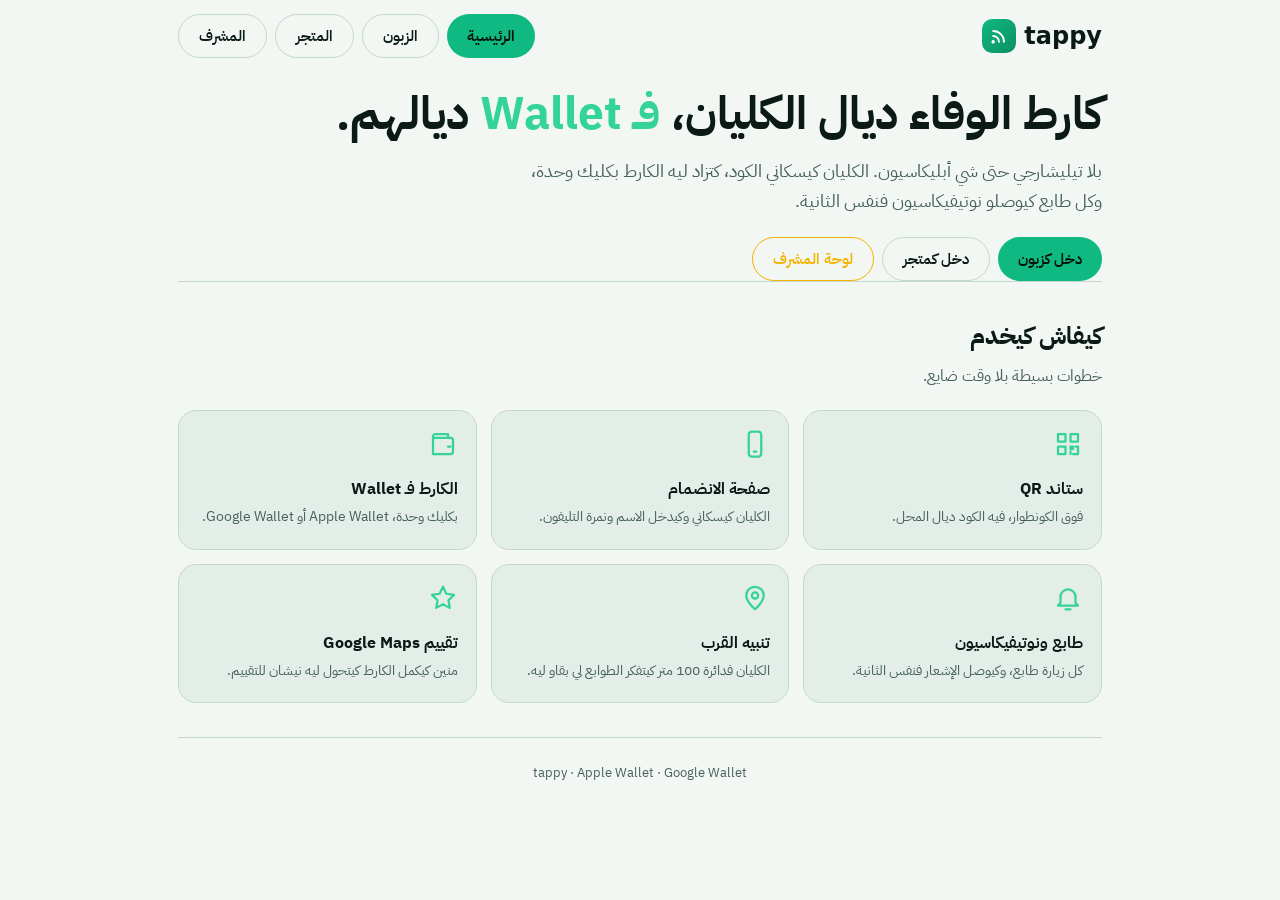
<file: index.html>
<!DOCTYPE html><html lang="ar" dir="rtl"><head><meta charset="utf-8"><meta name="viewport" content="width=device-width,initial-scale=1,viewport-fit=cover"><title>الرئيسية – Tappy</title><link rel="stylesheet" href="https://fonts.googleapis.com/css2?family=IBM+Plex+Sans+Arabic:wght@400;600;700&display=swap"><link rel="stylesheet" href="assets/style.css"></head><body><div class="w"><header id="hd"></header><h1>كارط الوفاء ديال الكليان، <em>فـ Wallet</em> ديالهم.</h1>
<p class="sub" style="max-width:52ch;font-size:18px">بلا تيليشارجي حتى شي أبليكاسيون. الكليان كيسكاني الكود، كتزاد ليه الكارط بكليك وحدة، وكل طابع كيوصلو نوتيفيكاسيون فنفس الثانية.</p>
<nav><a class="btn" href="customer.html">دخل كزبون</a><a class="btn o" href="merchant.html">دخل كمتجر</a><a class="btn au" href="admin.html">لوحة المشرف</a></nav>
<section><h2>كيفاش كيخدم</h2><p class="sub">خطوات بسيطة بلا وقت ضايع.</p><div class="grid" id="g"></div></section>
<footer>tappy · Apple Wallet · Google Wallet</footer></div><div class="toast" id="toast" role="status"></div><script src="assets/app.js"></script>
<script>head('index.html');var a=[['qr','ستاند QR','فوق الكونطوار، فيه الكود ديال المحل.'],['phone','صفحة الانضمام','الكليان كيسكاني وكيدخل الاسم ونمرة التليفون.'],['wallet','الكارط فـ Wallet','بكليك وحدة، Apple Wallet أو Google Wallet.'],['bell','طابع ونوتيفيكاسيون','كل زيارة طابع، وكيوصل الإشعار فنفس الثانية.'],['pin','تنبيه القرب','الكليان فدائرة 100 متر كيتفكر الطوابع لي بقاو ليه.'],['star','تقييم Google Maps','منين كيكمل الكارط كيتحول ليه نيشان للتقييم.']];
document.getElementById('g').innerHTML=a.map(function(x){return'<div class="box">'+ic(x[0])+'<b>'+x[1]+'</b><span style="color:var(--mu);font-size:14px">'+x[2]+'</span></div>'}).join('')</script></body></html>
</file>
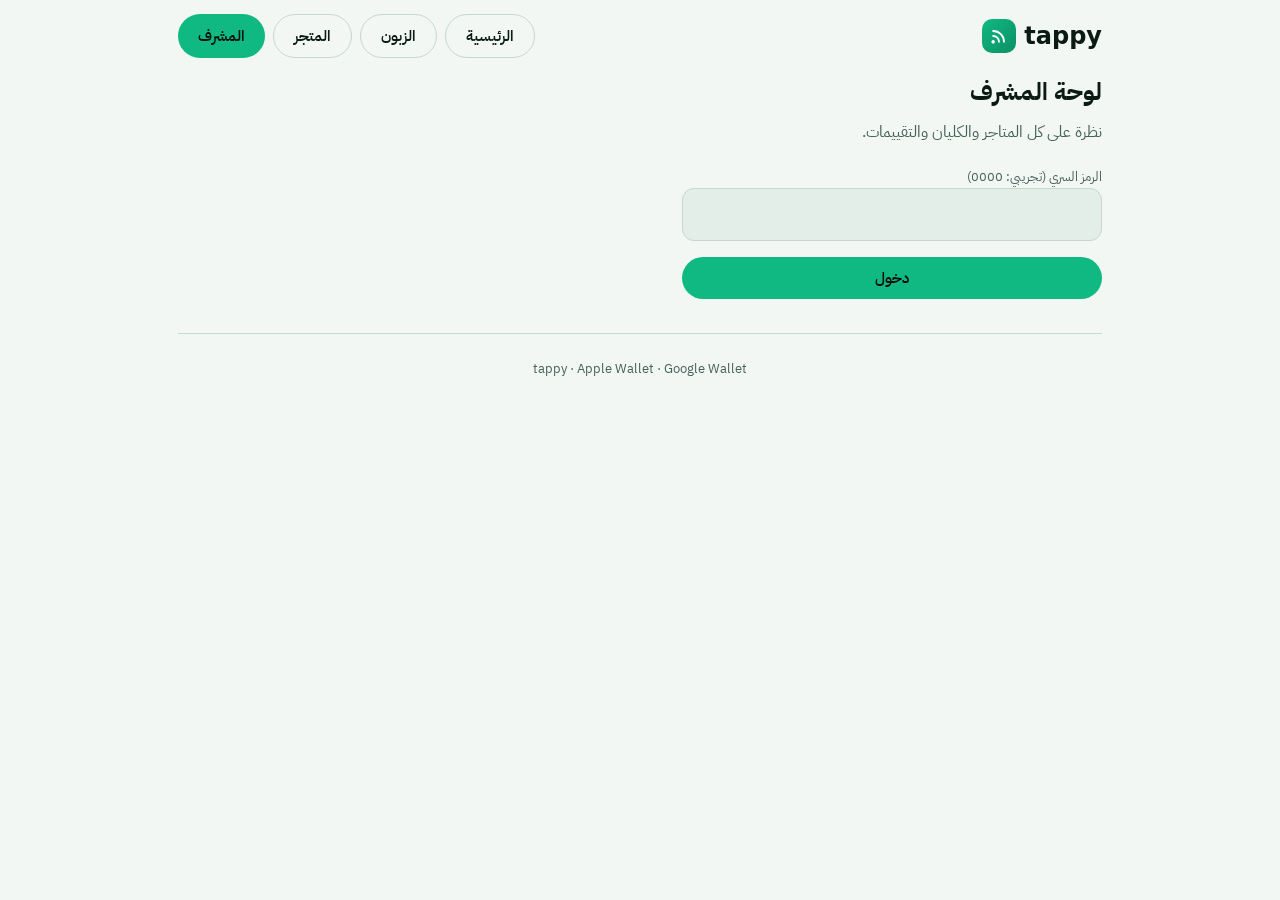
<file: admin.html>
<!DOCTYPE html><html lang="ar" dir="rtl"><head><meta charset="utf-8"><meta name="viewport" content="width=device-width,initial-scale=1,viewport-fit=cover"><title>المشرف – Tappy</title><link rel="stylesheet" href="https://fonts.googleapis.com/css2?family=IBM+Plex+Sans+Arabic:wght@400;600;700&display=swap"><link rel="stylesheet" href="assets/style.css"></head><body><div class="w"><header id="hd"></header><h2>لوحة المشرف</h2><p class="sub">نظرة على كل المتاجر والكليان والتقييمات.</p>
<div id="lg" class="form"><label for="pn">الرمز السري (تجريبي: 0000)</label><input id="pn" type="password" inputmode="numeric" dir="ltr"><button class="btn" id="lb">دخول</button><div class="msg er" id="m1" role="alert"></div></div>
<div id="dash" style="display:none"><div class="grid" id="kp"></div>
<section><h2>المتاجر</h2><div class="tw"><table><thead><tr><th>المتجر</th><th>الكليان</th><th>الطوابع</th><th>المكافآت</th></tr></thead><tbody id="tb"></tbody></table></div></section>
<section><h2>آخر التقييمات</h2><div id="rv"></div></section>
<section><h2>الكليان</h2><div class="tw"><table><thead><tr><th>الكود</th><th>الاسم</th><th>التليفون</th><th>المتجر</th><th>الأختام</th></tr></thead><tbody id="cl"></tbody></table></div></section>
<button class="btn au" id="rs">مسح كل البيانات التجريبية</button></div>
<footer>tappy · Apple Wallet · Google Wallet</footer></div><div class="toast" id="toast" role="status"></div><script src="assets/app.js"></script>
<script>head('admin.html');var $=function(i){return document.getElementById(i)};
$('lb').onclick=function(){if($('pn').value!==ADMIN_PIN){$('m1').textContent='الرمز السري غالط.';return}$('lg').style.display='none';$('dash').style.display='';draw()};
function draw(){var d=DB.load(),k=Object.keys(BIZ),sum=function(a,f){return a.reduce(function(s,c){return s+c[f]},0)};
$('kp').innerHTML=[['الكليان',d.cards.length,'wallet'],['المكافآت',sum(d.cards,'rewards'),'gift'],['التقييمات',d.reviews.length,'star'],['الطوابع الحالية',sum(d.cards,'stamps'),'chart']].map(function(x){return'<div class="box">'+ic(x[2])+'<div class="kpi">'+x[1]+'</div>'+x[0]+'</div>'}).join('');
$('tb').innerHTML=k.map(function(b){var cs=d.cards.filter(function(c){return c.biz===b});return'<tr><td>'+BIZ[b].n+'</td><td>'+cs.length+'</td><td>'+sum(cs,'stamps')+'</td><td>'+sum(cs,'rewards')+'</td></tr>'}).join('');
$('rv').innerHTML=d.reviews.slice(-5).reverse().map(function(r){return'<div class="box" style="margin-bottom:8px"><b>'+(BIZ[r.biz]?BIZ[r.biz].n:'')+' · '+r.stars+'/5</b>'+esc(r.text||'')+'</div>'}).join('')||'<span style="color:var(--mu)">ما كاين حتى تقييم.</span>';
$('cl').innerHTML=d.cards.map(function(c){return'<tr><td dir="ltr">'+c.id+'</td><td>'+esc(c.name)+'</td><td dir="ltr">'+esc(c.phone)+'</td><td>'+BIZ[c.biz].n+'</td><td>'+c.stamps+'/'+GOAL+'</td></tr>'}).join('')}
$('rs').onclick=function(){if(confirm('تمسح كل البيانات؟')){DB.reset();draw()}};
window.addEventListener('storage',function(){if($('dash').style.display!=='none')draw()})</script></body></html>
</file>
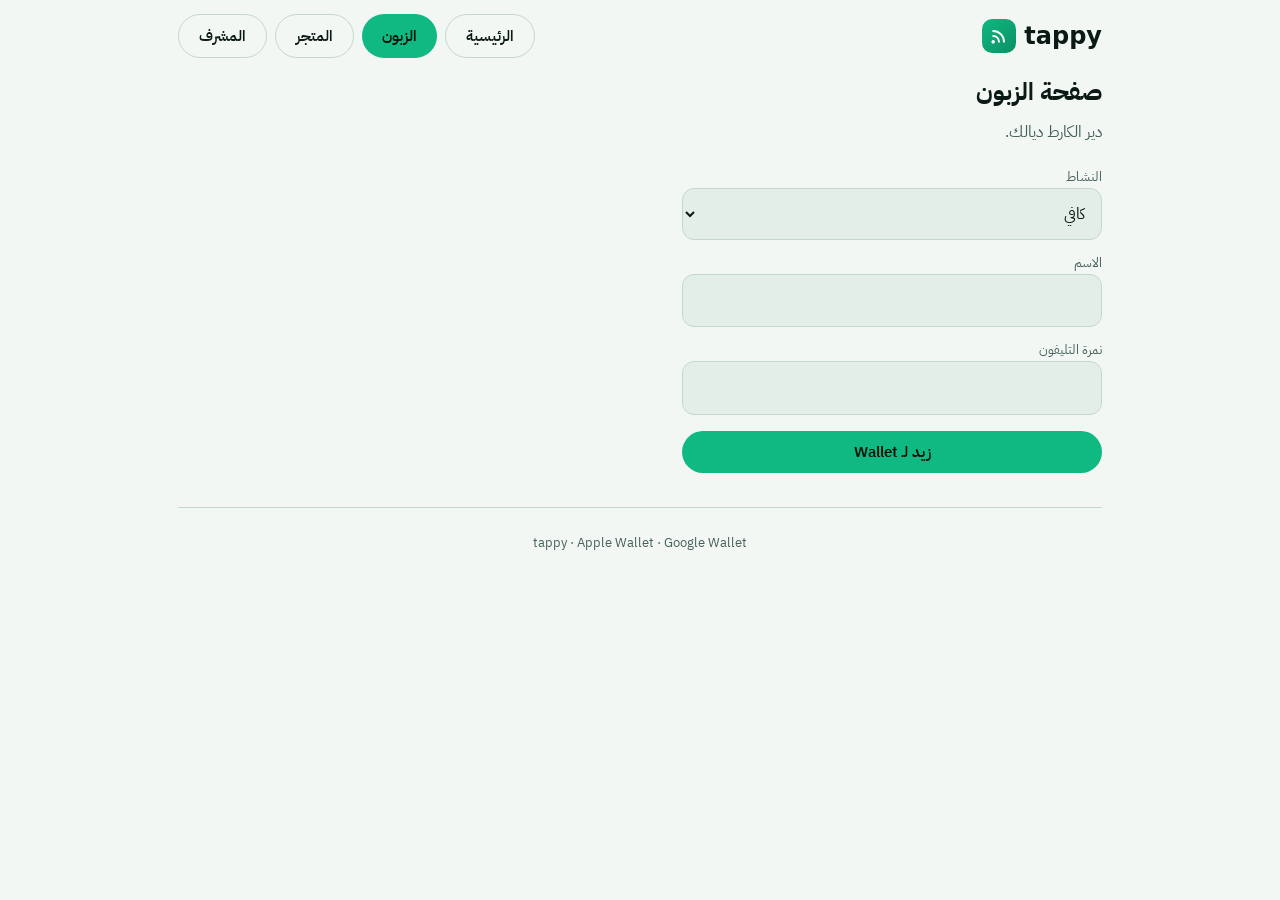
<file: customer.html>
<!DOCTYPE html><html lang="ar" dir="rtl"><head><meta charset="utf-8"><meta name="viewport" content="width=device-width,initial-scale=1,viewport-fit=cover"><title>الزبون – Tappy</title><link rel="stylesheet" href="https://fonts.googleapis.com/css2?family=IBM+Plex+Sans+Arabic:wght@400;600;700&display=swap"><link rel="stylesheet" href="assets/style.css"></head><body><div class="w"><header id="hd"></header><h2>صفحة الزبون</h2><p class="sub" id="sb">دير الكارط ديالك.</p>
<div id="jn" class="form"><label for="b">النشاط</label><select id="b"></select><label for="nm">الاسم</label><input id="nm" autocomplete="name"><label for="ph">نمرة التليفون</label><input id="ph" type="tel" dir="ltr" inputmode="tel" autocomplete="tel"><button class="btn" id="jb">زيد لـ Wallet</button><div class="msg" id="ms" role="alert"></div></div>
<div id="cd"></div><div id="ac" style="display:none"><button class="btn au" id="nr">راني قريب من المحل (100 متر)</button> <button class="chip" id="lo">خرج</button></div>
<div class="mod" id="md"><div class="sheet"><b id="mt"></b><div style="font-size:13px;color:#555">شنو رأيك فالتجربة؟ (Google Maps)</div><div class="stars" id="sr"></div><textarea id="tx" placeholder="خلي لينا كلمة…" aria-label="تعليق"></textarea><button class="btn" id="mp">نشر</button></div></div>
<footer>tappy · Apple Wallet · Google Wallet</footer></div><div class="toast" id="toast" role="status"></div><script src="assets/app.js"></script>
<script>head('customer.html');var me=null,rate=0,$=function(i){return document.getElementById(i)};
try{me=localStorage.getItem('tappy_me')}catch(e){}
var q=new URLSearchParams(location.search).get('b');$('b').innerHTML=Object.keys(BIZ).map(function(k){return'<option value="'+k+'"'+(k===q?' selected':'')+'>'+BIZ[k].n+'</option>'}).join('');
function find(){return DB.load().cards.filter(function(c){return c.id===me})[0]}
var shown=-1;
function draw(first){var c=find();if(!c){$('jn').style.display='';$('cd').innerHTML='';$('ac').style.display='none';return}
$('jn').style.display='none';$('ac').style.display='';$('sb').textContent='كارطك فـ Wallet.';$('cd').innerHTML=cardHTML(c);
if(!first&&shown>=0&&c.stamps!==shown){var b=BIZ[c.biz];if(c.stamps>shown){toast(c.stamps>=GOAL?'كملتي الطوابع! دوز تاخد '+b.r:'تزاد ليك طابع ف'+b.n+' '+c.stamps+'/'+GOAL)}else{toast('استلمتي '+b.r);stars();$('mt').textContent=b.n;$('md').classList.add('show')}}shown=c.stamps}
$('jb').onclick=function(){var n=$('nm').value.trim(),p=$('ph').value.replace(/\s/g,''),m=$('ms');
if(n.length<2){m.className='msg er';m.textContent='دخل الاسم.';return}if(!/^(\+?212|0)[5-7]\d{8}$/.test(p)){m.className='msg er';m.textContent='نمرة التليفون ماشي صحيحة (مثال: 0612345678).';return}
var d=DB.load(),c=d.cards.filter(function(x){return x.phone===p&&x.biz===$('b').value})[0];
if(!c){c={id:newCode(d),name:n,phone:p,biz:$('b').value,stamps:0,rewards:0,at:Date.now()};d.cards.push(c);DB.save(d)}
me=c.id;try{localStorage.setItem('tappy_me',me)}catch(e){}draw(true);toast('تزادت ليك الكارط فـ Wallet')};
$('lo').onclick=function(){try{localStorage.removeItem('tappy_me')}catch(e){}me=null;shown=-1;draw(true)};
$('nr').onclick=function(){var c=find();if(!c)return;var b=BIZ[c.biz],l=GOAL-c.stamps;toast(l<=0?'راك قريب! كارطك كاملة، دوز تاخد '+b.r:'راك قريب! باقي ليك '+(l===1?'طابع واحد':l+' طوابع')+' وتاخد '+b.r)};
function stars(){rate=0;var e=$('sr');e.innerHTML='';for(var i=1;i<=5;i++)(function(i){var b=document.createElement('button');b.innerHTML=ic('star');b.setAttribute('aria-label',i+' نجوم');b.onclick=function(){rate=i;[].forEach.call(e.children,function(x,j){x.className=j<i?'on':''})};e.appendChild(b)})(i)}
$('mp').onclick=function(){var d=DB.load(),c=find();d.reviews.push({biz:c?c.biz:'',stars:rate||5,text:$('tx').value,at:Date.now()});DB.save(d);$('md').classList.remove('show');toast('شكرا على التقييم')};
window.addEventListener('storage',function(){draw(false)});draw(true)</script></body></html>
</file>
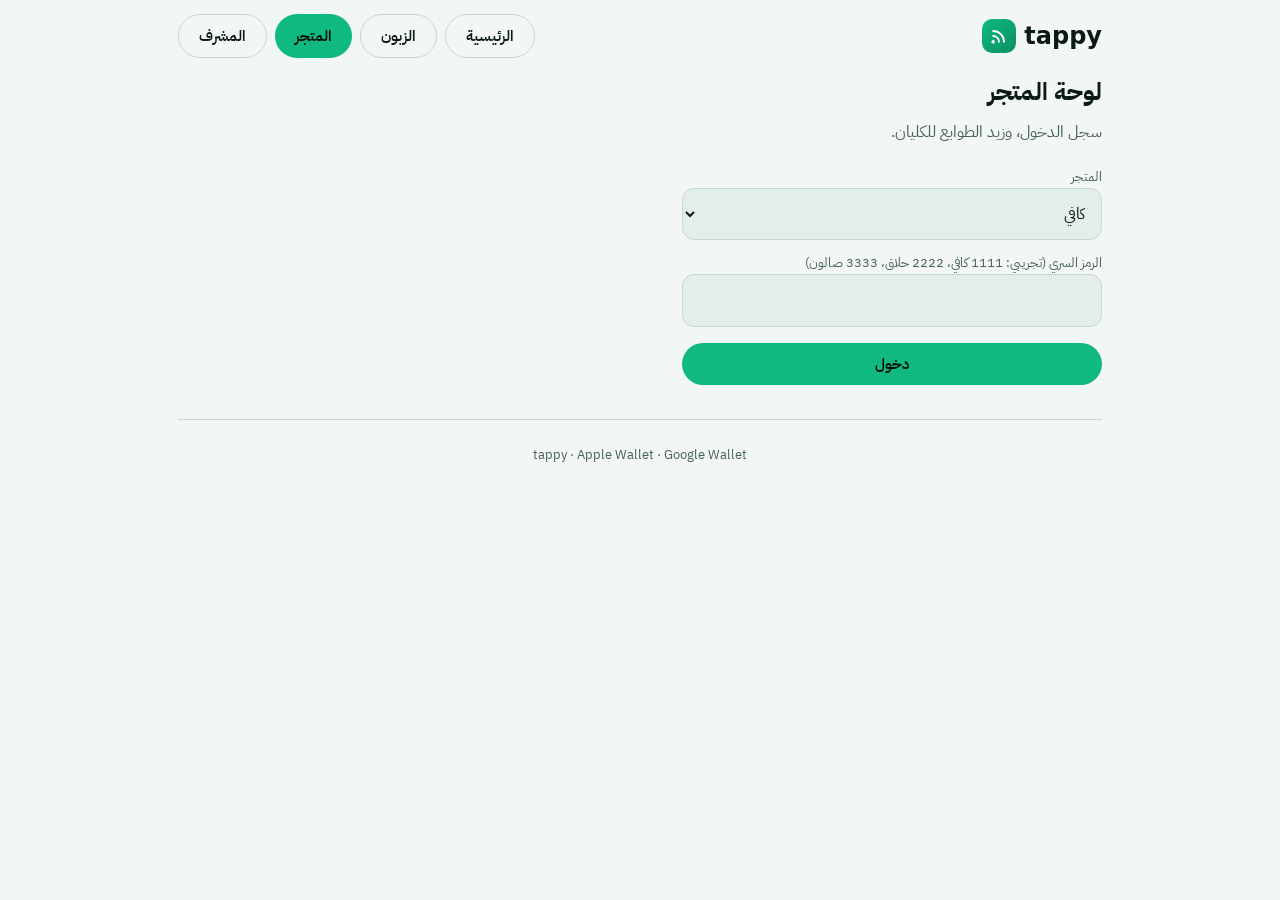
<file: merchant.html>
<!DOCTYPE html><html lang="ar" dir="rtl"><head><meta charset="utf-8"><meta name="viewport" content="width=device-width,initial-scale=1,viewport-fit=cover"><title>المتجر – Tappy</title><link rel="stylesheet" href="https://fonts.googleapis.com/css2?family=IBM+Plex+Sans+Arabic:wght@400;600;700&display=swap"><link rel="stylesheet" href="assets/style.css"></head><body><div class="w"><header id="hd"></header><h2>لوحة المتجر</h2><p class="sub">سجل الدخول، وزيد الطوابع للكليان.</p>
<div id="lg" class="form"><label for="b">المتجر</label><select id="b"></select><label for="pn">الرمز السري (تجريبي: 1111 كافي، 2222 حلاق، 3333 صالون)</label><input id="pn" type="password" inputmode="numeric" dir="ltr"><button class="btn" id="lb">دخول</button><div class="msg er" id="m1" role="alert"></div></div>
<div id="pn2" style="display:none"><div class="grid"><div class="box"><b id="bn"></b><div class="kpi" id="k1">0</div><span style="color:var(--mu)">كليان</span></div><div class="box"><div class="kpi" id="k2">0</div><span style="color:var(--mu)">مكافآت متسلمة</span></div></div>
<section class="form" style="border:0"><h2>طابع جديد</h2><label for="cc">كود الكارط (مثال: T1234)</label><input id="cc" dir="ltr" autocapitalize="characters"><button class="btn" id="ab">زيد طابع</button><button class="btn au" id="rb" style="display:none">سلم المكافأة</button><div class="msg" id="m2" role="status"></div></section>
<section><h2>الكليان</h2><div class="tw"><table><thead><tr><th>الكود</th><th>الاسم</th><th>الأختام</th></tr></thead><tbody id="tb"></tbody></table></div></section><button class="chip" id="lo">خرج</button></div>
<footer>tappy · Apple Wallet · Google Wallet</footer></div><div class="toast" id="toast" role="status"></div><script src="assets/app.js"></script>
<script>head('merchant.html');var $=function(i){return document.getElementById(i)},B=null;
$('b').innerHTML=Object.keys(BIZ).map(function(k){return'<option value="'+k+'">'+BIZ[k].n+'</option>'}).join('');
$('ab').innerHTML=ic('qr')+'زيد طابع';
$('lb').onclick=function(){var k=$('b').value;if($('pn').value!==BIZ[k].pin){$('m1').textContent='الرمز السري غالط.';return}B=k;$('lg').style.display='none';$('pn2').style.display='';$('bn').textContent=BIZ[k].n;list()};
$('lo').onclick=function(){B=null;$('lg').style.display='';$('pn2').style.display='none';$('pn').value=''};
function list(){if(!B)return;var d=DB.load(),cs=d.cards.filter(function(c){return c.biz===B});$('k1').textContent=cs.length;$('k2').textContent=cs.reduce(function(a,c){return a+c.rewards},0);
$('tb').innerHTML=cs.map(function(c){return'<tr><td dir="ltr">'+c.id+'</td><td>'+esc(c.name)+'</td><td>'+c.stamps+'/'+GOAL+'</td></tr>'}).join('')||'<tr><td colspan="3" style="color:var(--mu)">ما كاين حتى كليان بعد.</td></tr>'}
function get(){var d=DB.load(),id=$('cc').value.trim().toUpperCase(),c=d.cards.filter(function(x){return x.id===id&&x.biz===B})[0];return{d:d,c:c}}
$('ab').onclick=function(){var r=get(),m=$('m2');if(!r.c){m.className='msg er';m.textContent='هاد الكود ما كاينش فهاد المتجر.';return}
if(r.c.stamps>=GOAL){m.className='msg er';m.textContent='الكارط كاملة، سلم المكافأة.';$('rb').style.display='';return}
r.c.stamps++;r.d.log.push({id:r.c.id,biz:B,t:'stamp',at:Date.now()});DB.save(r.d);m.className='msg ok';m.textContent='تزاد طابع لـ '+r.c.name+' ('+r.c.stamps+'/'+GOAL+')';$('rb').style.display=r.c.stamps>=GOAL?'':'none';list()};
$('rb').onclick=function(){var r=get();if(!r.c||r.c.stamps<GOAL)return;r.c.stamps=0;r.c.rewards++;r.d.log.push({id:r.c.id,biz:B,t:'reward',at:Date.now()});DB.save(r.d);$('rb').style.display='none';$('m2').className='msg ok';$('m2').textContent='تسلمات المكافأة: '+BIZ[B].r;list()};
window.addEventListener('storage',list)</script></body></html>
</file>
<file: assets/style.css>
:root{--bg:#060d12;--bg2:#0c1820;--tx:#eef6f2;--mu:#8fa59c;--br:#1c2f2a;--g:#10b981;--g2:#34d399;--au:#f5b301;--er:#f87171}
@media (prefers-color-scheme:light){:root{--bg:#f2f7f4;--bg2:#e3eee9;--tx:#0b1a14;--mu:#46605a;--br:#c5d8d0}}
*{box-sizing:border-box}html{scroll-behavior:smooth}
body{margin:0;background:var(--bg);color:var(--tx);font-family:"IBM Plex Sans Arabic",Tahoma,sans-serif;line-height:1.7;padding:env(safe-area-inset-top) 0 env(safe-area-inset-bottom)}
.w{max-width:960px;margin:0 auto;padding:0 18px}
header{display:flex;justify-content:space-between;align-items:center;padding:14px 0;gap:10px;flex-wrap:wrap}
.logo{display:flex;align-items:center;gap:8px;font:700 24px system-ui;direction:ltr;color:inherit;text-decoration:none}
.lg{width:34px;height:34px;border-radius:10px;background:linear-gradient(135deg,var(--g),#0b8f64);display:grid;place-items:center}
.lg svg{width:20px;height:20px;stroke:#fff}
nav{display:flex;gap:8px;flex-wrap:wrap}
.btn,.chip{border:0;border-radius:999px;padding:10px 20px;font:600 15px "IBM Plex Sans Arabic",Tahoma;cursor:pointer;background:var(--g);color:#04120c;text-decoration:none;display:inline-flex;gap:8px;align-items:center;justify-content:center}
.btn.o,.chip{background:transparent;color:var(--tx);border:1.5px solid var(--br)}
.btn.au{background:transparent;color:var(--au);border:1.5px solid var(--au)}
.btn:disabled{opacity:.4}
:focus-visible{outline:2px solid var(--au);outline-offset:2px}
.ic{width:1.2em;height:1.2em;fill:none;stroke:currentColor;stroke-width:1.8;stroke-linecap:round;stroke-linejoin:round;flex:none}
h1{font-size:clamp(28px,6vw,46px);line-height:1.3;margin:12px 0}h1 em{font-style:normal;color:var(--g2)}
h2{font-size:24px;margin:0 0 6px}
p.sub{color:var(--mu);margin:0 0 20px}
section{padding:34px 0;border-top:1px solid var(--br)}
.grid{display:grid;gap:14px;grid-template-columns:repeat(auto-fit,minmax(230px,1fr))}
.box{background:var(--bg2);border:1px solid var(--br);border-radius:18px;padding:18px}
.box .ic{width:30px;height:30px;color:var(--g2);margin-bottom:8px}
.box b{display:block}
label{display:block;font-size:13px;color:var(--mu);margin-top:12px}
input,select{width:100%;padding:12px;border:1.5px solid var(--br);border-radius:12px;background:var(--bg2);color:var(--tx);font:inherit}
.form{max-width:420px}.form .btn{width:100%;margin-top:16px}
.msg{margin-top:12px;font-size:14px;min-height:22px}.msg.er{color:var(--er)}.msg.ok{color:var(--g2)}
.card{border-radius:20px;padding:18px;color:#fff;max-width:340px;margin:16px 0}
.ch{display:flex;justify-content:space-between;align-items:center;font-weight:700;font-size:19px}
.ci{width:36px;height:36px;border-radius:50%;background:#fff;display:grid;place-items:center}
.ci svg{width:20px;height:20px;stroke:#222}
.cn{font-size:12px;opacity:.85;margin-top:8px}.cn b{font-size:22px;display:block}
.st{display:flex;gap:8px;margin:12px 0}
.s{flex:1;aspect-ratio:1;border-radius:50%;background:rgba(255,255,255,.14);border:1.5px solid rgba(255,255,255,.4);display:grid;place-items:center;transition:.3s}
.s svg{width:55%;stroke:#222;display:none}.s.on{background:#fff}.s.on svg{display:block}
.s.gift{border-color:var(--au)}.s.gift.on{background:var(--au)}
.meta{display:flex;justify-content:space-between;font-size:12px}.meta b{display:block;font-size:14px}
.qr{width:130px;display:block;margin:14px auto 4px;background:#fff;border-radius:12px;padding:8px}
.code{text-align:center;font:700 15px system-ui;letter-spacing:2px;direction:ltr}
table{width:100%;border-collapse:collapse;font-size:14px}th,td{padding:10px 8px;border-bottom:1px solid var(--br);text-align:start}th{color:var(--mu);font-weight:600}
.tw{overflow-x:auto}
.kpi{font:700 34px system-ui;color:var(--g2)}
.toast{position:fixed;top:calc(12px + env(safe-area-inset-top));left:12px;right:12px;max-width:420px;margin:auto;z-index:20;background:#2a2f33;color:#fff;border-radius:16px;padding:12px 14px;display:flex;gap:10px;align-items:center;transform:translateY(-160%);transition:transform .4s}
.toast.show{transform:none}.toast .lg{width:30px;height:30px}.toast b{display:block;font-size:12px;opacity:.8}
.mod{position:fixed;inset:0;background:rgba(0,0,0,.6);display:none;align-items:flex-end;z-index:30}.mod.show{display:flex}
.sheet{background:#fff;color:#16201c;width:100%;max-width:480px;margin:auto;border-radius:22px 22px 0 0;padding:20px}
.stars{display:flex;gap:6px;direction:ltr;justify-content:center;margin:10px 0}
.stars button{background:none;border:0;padding:0;cursor:pointer;color:#cfd3d1}.stars .ic{width:34px;height:34px;fill:currentColor;stroke:none}.stars button.on{color:#f5b301}
.sheet textarea{width:100%;height:70px;border:1.5px solid #cfd8d3;border-radius:10px;padding:8px;font:inherit}
.sheet .btn{width:100%;background:#1a73e8;color:#fff;margin-top:10px}
footer{padding:24px 0;color:var(--mu);font-size:13px;text-align:center;border-top:1px solid var(--br)}
@media(prefers-reduced-motion:reduce){*{transition:none!important}}
</file>
